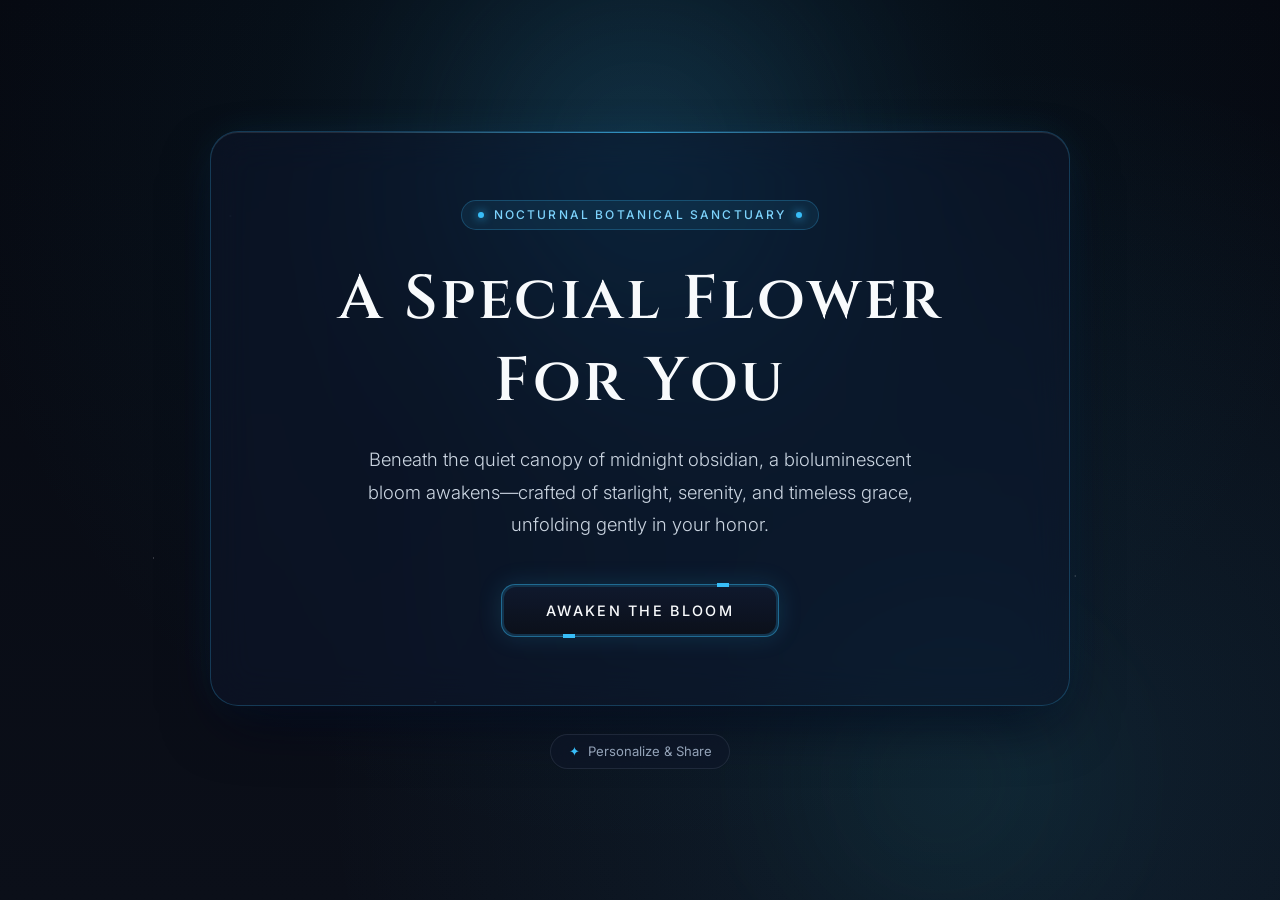
<file: index.html>
<!DOCTYPE html>
<html lang="en">
  <head>
    <meta charset="UTF-8" />
    <meta http-equiv="X-UA-Compatible" content="IE=edge" />
    <meta name="viewport" content="width=device-width, initial-scale=1.0" />
    <meta
      name="description"
      content="Night Bloom — An interactive bioluminescent botanical experience crafted in Midnight Obsidian and Cyan starlight."
    />
    <meta name="theme-color" content="#0B0F19" />
    <link rel="preconnect" href="https://fonts.googleapis.com" />
    <link rel="preconnect" href="https://fonts.gstatic.com" crossorigin />
    <link
      href="https://fonts.googleapis.com/css2?family=Cinzel:wght@500;600;700&family=Inter:wght@300;400;500;600&family=Playfair+Display:ital,wght@0,500;0,600;0,700;1,400&display=swap"
      rel="stylesheet"
    />
    <link rel="stylesheet" href="css/style.css" />
    <link rel="icon" href="img/flowers.png" type="image/png" />
    <title>Night Bloom — A Special Flower For You</title>
  </head>
  <body class="landing-body">
    <!-- Ambient Midnight Obsidian & Bioluminescent Cyan Backdrop -->
    <div class="ambient-sky" aria-hidden="true">
      <div class="ambient-orb ambient-orb--1"></div>
      <div class="ambient-orb ambient-orb--2"></div>
      <div class="ambient-stars"></div>
    </div>

    <main class="hero-stage">
      <section class="glass-sanctuary" aria-labelledby="greeting-title">
        <div class="sanctuary-crest">
          <span class="crest-dot" aria-hidden="true"></span>
          <span class="crest-text">Nocturnal Botanical Sanctuary</span>
          <span class="crest-dot" aria-hidden="true"></span>
        </div>

        <h1
          id="greeting-title"
          class="greetings"
          aria-label="A Special Flower For You"
        >
          A Special Flower For You
        </h1>

        <p id="greeting-subtitle" class="description">
          <span>
            Beneath the quiet canopy of midnight obsidian, a bioluminescent
            bloom awakens—crafted of starlight, serenity, and timeless grace,
            unfolding gently in your honor.
          </span>
        </p>

        <div class="button">
          <a
            id="bloom-cta"
            class="bloom-btn"
            style="--clr: #38bdf8"
            href="flower.html"
          >
            <span>Awaken the Bloom</span>
            <i></i>
          </a>
        </div>
      </section>

      <!-- Subtle Interactive URL Personalizer -->
      <aside class="personalize-bar" aria-label="Personalize greeting">
        <button
          type="button"
          id="toggle-personalize"
          class="personalize-trigger"
          aria-expanded="false"
          aria-controls="personalize-panel"
        >
          <span class="trigger-sparkle" aria-hidden="true">✦</span>
          <span>Personalize &amp; Share</span>
        </button>

        <form
          id="personalize-panel"
          class="personalize-panel"
          hidden
          autocomplete="off"
        >
          <label for="recipient-input" class="sr-only">Recipient Name</label>
          <input
            id="recipient-input"
            name="name"
            type="text"
            maxlength="40"
            placeholder="Enter a name (e.g., Aurora)..."
            class="personalize-input"
          />
          <button type="submit" class="personalize-action">Preview</button>
          <button
            type="button"
            id="copy-link-btn"
            class="personalize-action personalize-action--secondary"
          >
            Copy Link
          </button>
        </form>
      </aside>
    </main>

    <script src="main.js"></script>
  </body>
</html>
</file>
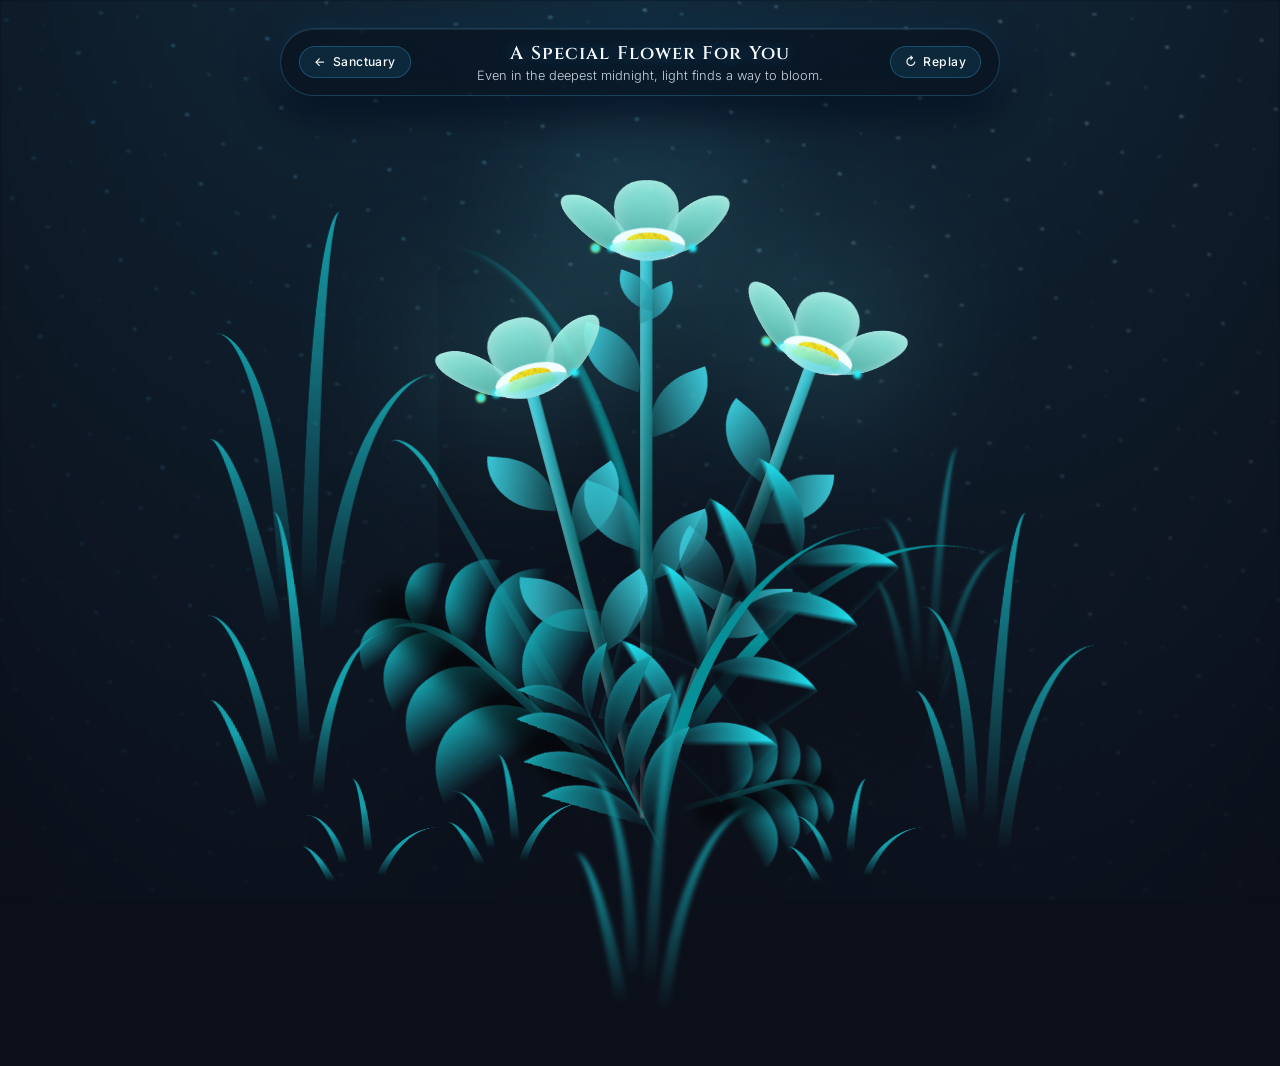
<file: flower.html>
<!DOCTYPE html>
<html lang="en">
  <head>
    <meta charset="UTF-8" />
    <meta http-equiv="X-UA-Compatible" content="IE=edge" />
    <meta name="viewport" content="width=device-width, initial-scale=1.0" />
    <meta
      name="description"
      content="Night Bloom — Interactive 3D CSS Bioluminescent Botanical Animation."
    />
    <meta name="theme-color" content="#0B0F19" />
    <link rel="preconnect" href="https://fonts.googleapis.com" />
    <link rel="preconnect" href="https://fonts.gstatic.com" crossorigin />
    <link
      href="https://fonts.googleapis.com/css2?family=Cinzel:wght@500;600;700&family=Inter:wght@300;400;500&family=Playfair+Display:ital,wght@0,500;1,400&display=swap"
      rel="stylesheet"
    />
    <link rel="stylesheet" href="css/main.css" />
    <link rel="icon" href="img/flowers.png" type="image/png" />
    <title>Night Bloom — Bioluminescent Sanctuary</title>
  </head>
  <body class="container">
    <div class="night"></div>

    <!-- Floating Glassmorphic Dedication Header -->
    <header class="bloom-hud" aria-label="Bloom Dedication">
      <div class="bloom-hud__card">
        <a id="back-home-link" href="index.html" class="bloom-hud__nav">
          <span aria-hidden="true">←</span>
          <span>Sanctuary</span>
        </a>
        <div class="bloom-hud__titles">
          <p id="bloom-dedication" class="bloom-hud__title">
            A Special Flower For You
          </p>
          <p id="bloom-whisper" class="bloom-hud__subtitle">
            Even in the deepest midnight, light finds a way to bloom.
          </p>
        </div>
        <button
          type="button"
          id="replay-bloom"
          class="bloom-hud__nav bloom-hud__nav--btn"
          title="Replay bloom animation"
        >
          <span aria-hidden="true">↻</span>
          <span>Replay</span>
        </button>
      </div>
    </header>

    <div class="flowers">
      <div class="flower flower--1">
        <div class="flower__leafs flower__leafs--1">
          <div class="flower__leaf flower__leaf--1"></div>
          <div class="flower__leaf flower__leaf--2"></div>
          <div class="flower__leaf flower__leaf--3"></div>
          <div class="flower__leaf flower__leaf--4"></div>
          <div class="flower__white-circle"></div>

          <div class="flower__light flower__light--1"></div>
          <div class="flower__light flower__light--2"></div>
          <div class="flower__light flower__light--3"></div>
          <div class="flower__light flower__light--4"></div>
          <div class="flower__light flower__light--5"></div>
          <div class="flower__light flower__light--6"></div>
          <div class="flower__light flower__light--7"></div>
          <div class="flower__light flower__light--8"></div>
        </div>
        <div class="flower__line">
          <div class="flower__line__leaf flower__line__leaf--1"></div>
          <div class="flower__line__leaf flower__line__leaf--2"></div>
          <div class="flower__line__leaf flower__line__leaf--3"></div>
          <div class="flower__line__leaf flower__line__leaf--4"></div>
          <div class="flower__line__leaf flower__line__leaf--5"></div>
          <div class="flower__line__leaf flower__line__leaf--6"></div>
        </div>
      </div>

      <div class="flower flower--2">
        <div class="flower__leafs flower__leafs--2">
          <div class="flower__leaf flower__leaf--1"></div>
          <div class="flower__leaf flower__leaf--2"></div>
          <div class="flower__leaf flower__leaf--3"></div>
          <div class="flower__leaf flower__leaf--4"></div>
          <div class="flower__white-circle"></div>

          <div class="flower__light flower__light--1"></div>
          <div class="flower__light flower__light--2"></div>
          <div class="flower__light flower__light--3"></div>
          <div class="flower__light flower__light--4"></div>
          <div class="flower__light flower__light--5"></div>
          <div class="flower__light flower__light--6"></div>
          <div class="flower__light flower__light--7"></div>
          <div class="flower__light flower__light--8"></div>
        </div>
        <div class="flower__line">
          <div class="flower__line__leaf flower__line__leaf--1"></div>
          <div class="flower__line__leaf flower__line__leaf--2"></div>
          <div class="flower__line__leaf flower__line__leaf--3"></div>
          <div class="flower__line__leaf flower__line__leaf--4"></div>
        </div>
      </div>

      <div class="flower flower--3">
        <div class="flower__leafs flower__leafs--3">
          <div class="flower__leaf flower__leaf--1"></div>
          <div class="flower__leaf flower__leaf--2"></div>
          <div class="flower__leaf flower__leaf--3"></div>
          <div class="flower__leaf flower__leaf--4"></div>
          <div class="flower__white-circle"></div>

          <div class="flower__light flower__light--1"></div>
          <div class="flower__light flower__light--2"></div>
          <div class="flower__light flower__light--3"></div>
          <div class="flower__light flower__light--4"></div>
          <div class="flower__light flower__light--5"></div>
          <div class="flower__light flower__light--6"></div>
          <div class="flower__light flower__light--7"></div>
          <div class="flower__light flower__light--8"></div>
        </div>
        <div class="flower__line">
          <div class="flower__line__leaf flower__line__leaf--1"></div>
          <div class="flower__line__leaf flower__line__leaf--2"></div>
          <div class="flower__line__leaf flower__line__leaf--3"></div>
          <div class="flower__line__leaf flower__line__leaf--4"></div>
        </div>
      </div>

      <div class="grow-ans" style="--d: 1.2s">
        <div class="flower__g-long">
          <div class="flower__g-long__top"></div>
          <div class="flower__g-long__bottom"></div>
        </div>
      </div>

      <div class="growing-grass">
        <div class="flower__grass flower__grass--1">
          <div class="flower__grass--top"></div>
          <div class="flower__grass--bottom"></div>
          <div class="flower__grass__leaf flower__grass__leaf--1"></div>
          <div class="flower__grass__leaf flower__grass__leaf--2"></div>
          <div class="flower__grass__leaf flower__grass__leaf--3"></div>
          <div class="flower__grass__leaf flower__grass__leaf--4"></div>
          <div class="flower__grass__leaf flower__grass__leaf--5"></div>
          <div class="flower__grass__leaf flower__grass__leaf--6"></div>
          <div class="flower__grass__leaf flower__grass__leaf--7"></div>
          <div class="flower__grass__leaf flower__grass__leaf--8"></div>
          <div class="flower__grass__overlay"></div>
        </div>
      </div>

      <div class="growing-grass">
        <div class="flower__grass flower__grass--2">
          <div class="flower__grass--top"></div>
          <div class="flower__grass--bottom"></div>
          <div class="flower__grass__leaf flower__grass__leaf--1"></div>
          <div class="flower__grass__leaf flower__grass__leaf--2"></div>
          <div class="flower__grass__leaf flower__grass__leaf--3"></div>
          <div class="flower__grass__leaf flower__grass__leaf--4"></div>
          <div class="flower__grass__leaf flower__grass__leaf--5"></div>
          <div class="flower__grass__leaf flower__grass__leaf--6"></div>
          <div class="flower__grass__leaf flower__grass__leaf--7"></div>
          <div class="flower__grass__leaf flower__grass__leaf--8"></div>
          <div class="flower__grass__overlay"></div>
        </div>
      </div>

      <div class="grow-ans" style="--d: 2.4s">
        <div class="flower__g-right flower__g-right--1">
          <div class="leaf"></div>
        </div>
      </div>

      <div class="grow-ans" style="--d: 2.8s">
        <div class="flower__g-right flower__g-right--2">
          <div class="leaf"></div>
        </div>
      </div>

      <div class="grow-ans" style="--d: 2.8s">
        <div class="flower__g-front">
          <div
            class="flower__g-front__leaf-wrapper flower__g-front__leaf-wrapper--1"
          >
            <div class="flower__g-front__leaf"></div>
          </div>
          <div
            class="flower__g-front__leaf-wrapper flower__g-front__leaf-wrapper--2"
          >
            <div class="flower__g-front__leaf"></div>
          </div>
          <div
            class="flower__g-front__leaf-wrapper flower__g-front__leaf-wrapper--3"
          >
            <div class="flower__g-front__leaf"></div>
          </div>
          <div
            class="flower__g-front__leaf-wrapper flower__g-front__leaf-wrapper--4"
          >
            <div class="flower__g-front__leaf"></div>
          </div>
          <div
            class="flower__g-front__leaf-wrapper flower__g-front__leaf-wrapper--5"
          >
            <div class="flower__g-front__leaf"></div>
          </div>
          <div
            class="flower__g-front__leaf-wrapper flower__g-front__leaf-wrapper--6"
          >
            <div class="flower__g-front__leaf"></div>
          </div>
          <div
            class="flower__g-front__leaf-wrapper flower__g-front__leaf-wrapper--7"
          >
            <div class="flower__g-front__leaf"></div>
          </div>
          <div
            class="flower__g-front__leaf-wrapper flower__g-front__leaf-wrapper--8"
          >
            <div class="flower__g-front__leaf"></div>
          </div>
          <div class="flower__g-front__line"></div>
        </div>
      </div>

      <div class="grow-ans" style="--d: 3.2s">
        <div class="flower__g-fr">
          <div class="leaf"></div>
          <div class="flower__g-fr__leaf flower__g-fr__leaf--1"></div>
          <div class="flower__g-fr__leaf flower__g-fr__leaf--2"></div>
          <div class="flower__g-fr__leaf flower__g-fr__leaf--3"></div>
          <div class="flower__g-fr__leaf flower__g-fr__leaf--4"></div>
          <div class="flower__g-fr__leaf flower__g-fr__leaf--5"></div>
          <div class="flower__g-fr__leaf flower__g-fr__leaf--6"></div>
          <div class="flower__g-fr__leaf flower__g-fr__leaf--7"></div>
          <div class="flower__g-fr__leaf flower__g-fr__leaf--8"></div>
        </div>
      </div>

      <div class="long-g long-g--0">
        <div class="grow-ans" style="--d: 3s">
          <div class="leaf leaf--0"></div>
        </div>
        <div class="grow-ans" style="--d: 2.2s">
          <div class="leaf leaf--1"></div>
        </div>
        <div class="grow-ans" style="--d: 3.4s">
          <div class="leaf leaf--2"></div>
        </div>
        <div class="grow-ans" style="--d: 3.6s">
          <div class="leaf leaf--3"></div>
        </div>
      </div>

      <div class="long-g long-g--1">
        <div class="grow-ans" style="--d: 3.6s">
          <div class="leaf leaf--0"></div>
        </div>
        <div class="grow-ans" style="--d: 3.8s">
          <div class="leaf leaf--1"></div>
        </div>
        <div class="grow-ans" style="--d: 4s">
          <div class="leaf leaf--2"></div>
        </div>
        <div class="grow-ans" style="--d: 4.2s">
          <div class="leaf leaf--3"></div>
        </div>
      </div>

      <div class="long-g long-g--2">
        <div class="grow-ans" style="--d: 4s">
          <div class="leaf leaf--0"></div>
        </div>
        <div class="grow-ans" style="--d: 4.2s">
          <div class="leaf leaf--1"></div>
        </div>
        <div class="grow-ans" style="--d: 4.4s">
          <div class="leaf leaf--2"></div>
        </div>
        <div class="grow-ans" style="--d: 4.6s">
          <div class="leaf leaf--3"></div>
        </div>
      </div>

      <div class="long-g long-g--3">
        <div class="grow-ans" style="--d: 4s">
          <div class="leaf leaf--0"></div>
        </div>
        <div class="grow-ans" style="--d: 4.2s">
          <div class="leaf leaf--1"></div>
        </div>
        <div class="grow-ans" style="--d: 3s">
          <div class="leaf leaf--2"></div>
        </div>
        <div class="grow-ans" style="--d: 3.6s">
          <div class="leaf leaf--3"></div>
        </div>
      </div>

      <div class="long-g long-g--4">
        <div class="grow-ans" style="--d: 4s">
          <div class="leaf leaf--0"></div>
        </div>
        <div class="grow-ans" style="--d: 4.2s">
          <div class="leaf leaf--1"></div>
        </div>
        <div class="grow-ans" style="--d: 3s">
          <div class="leaf leaf--2"></div>
        </div>
        <div class="grow-ans" style="--d: 3.6s">
          <div class="leaf leaf--3"></div>
        </div>
      </div>

      <div class="long-g long-g--5">
        <div class="grow-ans" style="--d: 4s">
          <div class="leaf leaf--0"></div>
        </div>
        <div class="grow-ans" style="--d: 4.2s">
          <div class="leaf leaf--1"></div>
        </div>
        <div class="grow-ans" style="--d: 3s">
          <div class="leaf leaf--2"></div>
        </div>
        <div class="grow-ans" style="--d: 3.6s">
          <div class="leaf leaf--3"></div>
        </div>
      </div>

      <div class="long-g long-g--6">
        <div class="grow-ans" style="--d: 4.2s">
          <div class="leaf leaf--0"></div>
        </div>
        <div class="grow-ans" style="--d: 4.4s">
          <div class="leaf leaf--1"></div>
        </div>
        <div class="grow-ans" style="--d: 4.6s">
          <div class="leaf leaf--2"></div>
        </div>
        <div class="grow-ans" style="--d: 4.8s">
          <div class="leaf leaf--3"></div>
        </div>
      </div>

      <div class="long-g long-g--7">
        <div class="grow-ans" style="--d: 3s">
          <div class="leaf leaf--0"></div>
        </div>
        <div class="grow-ans" style="--d: 3.2s">
          <div class="leaf leaf--1"></div>
        </div>
        <div class="grow-ans" style="--d: 3.5s">
          <div class="leaf leaf--2"></div>
        </div>
        <div class="grow-ans" style="--d: 3.6s">
          <div class="leaf leaf--3"></div>
        </div>
      </div>
    </div>
    <script src="main.js"></script>
  </body>
</html>
</file>
<file: css/style.css>
@import url("https://fonts.googleapis.com/css2?family=Cinzel:wght@500;600;700&family=Inter:wght@300;400;500;600&family=Playfair+Display:ital,wght@0,500;0,600;0,700;1,400&display=swap");

:root {
  --bg-obsidian: #0b0f19;
  --bg-obsidian-deep: #060911;
  --bg-glass: rgba(15, 23, 42, 0.56);
  --bg-glass-strong: rgba(11, 15, 25, 0.78);
  --border-glass: rgba(56, 189, 248, 0.24);
  --border-glass-subtle: rgba(148, 163, 184, 0.14);
  --cyan-primary: #38bdf8;
  --cyan-bright: #7dd3fc;
  --cyan-glow: rgba(56, 189, 248, 0.55);
  --cyan-soft: rgba(56, 189, 248, 0.14);
  --text-starlight: #f8fafc;
  --text-mist: #cbd5e1;
  --text-muted: #94a3b8;
  --font-display: "Cinzel", "Playfair Display", Georgia, serif;
  --font-serif: "Playfair Display", Georgia, serif;
  --font-sans: "Inter", -apple-system, BlinkMacSystemFont, "Segoe UI", Roboto,
    sans-serif;
}

*,
*::before,
*::after {
  box-sizing: border-box;
  margin: 0;
  padding: 0;
}

html,
body {
  width: 100%;
  min-height: 100vh;
  min-height: 100dvh;
}

body {
  font-family: var(--font-sans);
  color: var(--text-starlight);
  background-color: var(--bg-obsidian);
  display: flex;
  flex-direction: column;
  align-items: center;
  justify-content: center;
  overflow-x: hidden;
  position: relative;
  padding: clamp(1.25rem, 4vw, 3rem);
  -webkit-font-smoothing: antialiased;
  -moz-osx-font-smoothing: grayscale;
}

/* Ambient Midnight Obsidian & Bioluminescent Cyan Atmosphere */
.ambient-sky {
  position: fixed;
  inset: 0;
  z-index: 0;
  pointer-events: none;
  overflow: hidden;
  background: radial-gradient(
      circle at 50% 18%,
      rgba(56, 189, 248, 0.14) 0%,
      rgba(14, 116, 144, 0.06) 38%,
      transparent 70%
    ),
    radial-gradient(
      circle at 80% 85%,
      rgba(56, 189, 248, 0.1) 0%,
      transparent 55%
    ),
    linear-gradient(180deg, var(--bg-obsidian-deep) 0%, var(--bg-obsidian) 100%);
}

.ambient-orb {
  position: absolute;
  border-radius: 50%;
  filter: blur(70px);
  opacity: 0.45;
  animation: orb-drift 14s ease-in-out infinite alternate;
}

.ambient-orb--1 {
  width: 44vw;
  height: 44vw;
  max-width: 520px;
  max-height: 520px;
  top: -12%;
  left: 50%;
  transform: translateX(-50%);
  background: radial-gradient(
    circle,
    rgba(56, 189, 248, 0.28) 0%,
    rgba(56, 189, 248, 0) 70%
  );
}

.ambient-orb--2 {
  width: 36vw;
  height: 36vw;
  max-width: 420px;
  max-height: 420px;
  bottom: -10%;
  right: 10%;
  background: radial-gradient(
    circle,
    rgba(45, 212, 191, 0.16) 0%,
    rgba(56, 189, 248, 0) 70%
  );
  animation-delay: -5s;
}

.ambient-stars {
  position: absolute;
  inset: 0;
  background-image: radial-gradient(
      1.5px 1.5px at 18% 24%,
      rgba(248, 250, 252, 0.7),
      transparent
    ),
    radial-gradient(
      1px 1px at 76% 18%,
      rgba(56, 189, 248, 0.8),
      transparent
    ),
    radial-gradient(
      1.5px 1.5px at 34% 78%,
      rgba(56, 189, 248, 0.65),
      transparent
    ),
    radial-gradient(
      1px 1px at 84% 64%,
      rgba(248, 250, 252, 0.6),
      transparent
    ),
    radial-gradient(
      2px 2px at 62% 36%,
      rgba(125, 211, 252, 0.55),
      transparent
    ),
    radial-gradient(
      1px 1px at 12% 62%,
      rgba(248, 250, 252, 0.5),
      transparent
    );
  opacity: 0.75;
}

@keyframes orb-drift {
  0% {
    transform: translate(-50%, 0) scale(1);
  }
  100% {
    transform: translate(-46%, 18px) scale(1.08);
  }
}

/* Main Stage & Glassmorphic Sanctuary Card */
.hero-stage {
  position: relative;
  z-index: 1;
  width: 100%;
  max-width: 860px;
  display: flex;
  flex-direction: column;
  align-items: center;
  gap: 1.75rem;
}

.glass-sanctuary {
  width: 100%;
  padding: clamp(2.25rem, 6vw, 4.25rem) clamp(1.5rem, 5vw, 3.75rem);
  border-radius: 28px;
  background: var(--bg-glass);
  backdrop-filter: blur(20px) saturate(140%);
  -webkit-backdrop-filter: blur(20px) saturate(140%);
  border: 1px solid var(--border-glass);
  box-shadow: inset 0 1px 0 rgba(255, 255, 255, 0.1),
    0 25px 60px -15px rgba(2, 6, 23, 0.85),
    0 0 45px -10px rgba(56, 189, 248, 0.15);
  display: flex;
  flex-direction: column;
  align-items: center;
  text-align: center;
  position: relative;
  overflow: hidden;
}

.glass-sanctuary::before {
  content: "";
  position: absolute;
  top: 0;
  left: 15%;
  right: 15%;
  height: 1px;
  background: linear-gradient(
    90deg,
    transparent,
    rgba(56, 189, 248, 0.7),
    transparent
  );
}

/* Sanctuary Crest Pill */
.sanctuary-crest {
  display: inline-flex;
  align-items: center;
  gap: 0.6rem;
  padding: 0.4rem 1rem;
  border-radius: 999px;
  background: rgba(56, 189, 248, 0.08);
  border: 1px solid rgba(56, 189, 248, 0.25);
  margin-bottom: clamp(1.25rem, 3vw, 2rem);
}

.crest-dot {
  width: 6px;
  height: 6px;
  border-radius: 50%;
  background-color: var(--cyan-primary);
  box-shadow: 0 0 10px var(--cyan-primary);
}

.crest-text {
  font-family: var(--font-sans);
  font-size: 0.75rem;
  font-weight: 500;
  letter-spacing: 0.18em;
  text-transform: uppercase;
  color: var(--cyan-bright);
}

/* Luxury Display Greeting — Word-Safe Responsive Wrapping */
.greetings {
  font-family: var(--font-display);
  font-size: clamp(2rem, 5.2vw, 3.85rem);
  font-weight: 600;
  line-height: 1.22;
  letter-spacing: 0.04em;
  color: var(--text-starlight);
  margin-bottom: clamp(1rem, 2.5vw, 1.5rem);
  max-width: 18ch;
  text-wrap: balance;
  word-break: keep-all;
  overflow-wrap: normal;
  display: flex;
  flex-wrap: wrap;
  justify-content: center;
  column-gap: 0.32em;
  row-gap: 0.12em;
}

.greetings .word {
  display: inline-flex;
  white-space: nowrap;
}

.greetings .char,
.greetings > span:not(.word) {
  display: inline-block;
  animation: glow 3.2s ease-in-out infinite;
  animation-delay: calc(var(--char-index, 0) * 0.08s);
}

@keyframes glow {
  0%,
  100% {
    color: #f8fafc;
    text-shadow: 0 0 12px rgba(56, 189, 248, 0.85),
      0 0 32px rgba(56, 189, 248, 0.55), 0 0 70px rgba(56, 189, 248, 0.35);
  }
  35%,
  65% {
    color: #cbd5e1;
    text-shadow: 0 0 6px rgba(56, 189, 248, 0.18);
  }
}

/* Poetic Supporting Copy */
.description {
  font-family: var(--font-sans);
  font-size: clamp(0.98rem, 1.8vw, 1.15rem);
  font-weight: 300;
  line-height: 1.75;
  color: var(--text-mist);
  max-width: 54ch;
  margin-bottom: clamp(2rem, 4vw, 2.75rem);
  text-wrap: pretty;
}

.description span {
  display: inline;
}

/* Bioluminescent Glassmorphic Action Button */
.button {
  display: flex;
  justify-content: center;
  align-items: center;
}

a.bloom-btn,
.button a {
  --clr: #38bdf8;
  position: relative;
  display: inline-flex;
  align-items: center;
  justify-content: center;
  background: rgba(56, 189, 248, 0.18);
  color: var(--text-starlight);
  font-family: var(--font-sans);
  font-weight: 500;
  text-decoration: none;
  text-transform: uppercase;
  letter-spacing: 0.16em;
  font-size: 0.9rem;
  padding: 1.05rem 2.75rem;
  border-radius: 14px;
  border: 1px solid rgba(56, 189, 248, 0.4);
  transition: all 0.3s cubic-bezier(0.22, 1, 0.36, 1);
  box-shadow: 0 0 24px rgba(56, 189, 248, 0.15);
  overflow: visible;
}

a.bloom-btn:hover,
.button a:hover {
  letter-spacing: 0.22em;
  padding: 1.05rem 3rem;
  background: var(--clr);
  color: var(--cyan-bright);
  border-color: var(--clr);
  box-shadow: 0 0 36px rgba(56, 189, 248, 0.45);
  transform: translateY(-2px);
  animation: box 3s infinite;
}

a.bloom-btn:focus-visible,
.button a:focus-visible {
  outline: 2px solid var(--cyan-primary);
  outline-offset: 4px;
}

a.bloom-btn::before,
.button a::before {
  content: "";
  position: absolute;
  inset: 2px;
  border-radius: 12px;
  background: linear-gradient(
    180deg,
    rgba(15, 23, 42, 0.92) 0%,
    rgba(11, 15, 25, 0.96) 100%
  );
  z-index: 0;
}

a.bloom-btn span,
.button a span {
  position: relative;
  z-index: 1;
  color: var(--text-starlight);
}

a.bloom-btn i,
.button a i {
  position: absolute;
  inset: 0;
  display: block;
  pointer-events: none;
}

a.bloom-btn i::before,
.button a i::before {
  content: "";
  position: absolute;
  width: 12px;
  height: 2px;
  left: 78%;
  top: -2px;
  border: 2px solid var(--clr);
  background: var(--bg-obsidian);
  transition: 0.3s ease;
}

a.bloom-btn:hover i::before,
.button a:hover i::before {
  width: 18px;
  left: 22%;
  animation: move 3s infinite;
}

a.bloom-btn i::after,
.button a i::after {
  content: "";
  position: absolute;
  width: 12px;
  height: 2px;
  left: 22%;
  bottom: -2px;
  border: 2px solid var(--clr);
  background: var(--bg-obsidian);
  transition: 0.3s ease;
}

a.bloom-btn:hover i::after,
.button a:hover i::after {
  width: 18px;
  left: 78%;
  animation: move 3s infinite;
}

@keyframes move {
  0% {
    transform: translateX(0);
  }
  50% {
    transform: translateX(5px);
  }
  100% {
    transform: translateX(0);
  }
}

@keyframes box {
  0%,
  100% {
    box-shadow: 0 0 18px rgba(56, 189, 248, 0.25);
  }
  50% {
    box-shadow: 0 0 38px rgba(56, 189, 248, 0.6);
  }
}

/* Interactive URL Personalizer Widget */
.personalize-bar {
  display: flex;
  flex-direction: column;
  align-items: center;
  gap: 0.75rem;
  width: 100%;
  max-width: 540px;
}

.personalize-trigger {
  display: inline-flex;
  align-items: center;
  gap: 0.5rem;
  background: rgba(15, 23, 42, 0.5);
  backdrop-filter: blur(12px);
  -webkit-backdrop-filter: blur(12px);
  border: 1px solid var(--border-glass-subtle);
  color: var(--text-muted);
  font-family: var(--font-sans);
  font-size: 0.82rem;
  font-weight: 400;
  padding: 0.55rem 1.1rem;
  border-radius: 999px;
  cursor: pointer;
  transition: all 0.25s ease;
}

.personalize-trigger:hover {
  color: var(--text-starlight);
  border-color: var(--border-glass);
  background: rgba(15, 23, 42, 0.75);
}

.trigger-sparkle {
  color: var(--cyan-primary);
}

.personalize-panel {
  display: flex;
  flex-wrap: wrap;
  align-items: center;
  justify-content: center;
  gap: 0.5rem;
  width: 100%;
  padding: 0.75rem;
  border-radius: 16px;
  background: var(--bg-glass-strong);
  backdrop-filter: blur(16px);
  -webkit-backdrop-filter: blur(16px);
  border: 1px solid var(--border-glass);
  box-shadow: 0 16px 36px rgba(2, 6, 23, 0.65);
}

.personalize-panel[hidden] {
  display: none !important;
}

.personalize-input {
  flex: 1 1 200px;
  background: rgba(11, 15, 25, 0.85);
  border: 1px solid rgba(148, 163, 184, 0.24);
  border-radius: 10px;
  padding: 0.6rem 0.9rem;
  color: var(--text-starlight);
  font-family: var(--font-sans);
  font-size: 0.88rem;
  outline: none;
  transition: border-color 0.2s ease, box-shadow 0.2s ease;
}

.personalize-input::placeholder {
  color: var(--text-muted);
}

.personalize-input:focus {
  border-color: var(--cyan-primary);
  box-shadow: 0 0 0 3px rgba(56, 189, 248, 0.18);
}

.personalize-action {
  background: rgba(56, 189, 248, 0.16);
  border: 1px solid rgba(56, 189, 248, 0.4);
  color: var(--text-starlight);
  font-family: var(--font-sans);
  font-size: 0.82rem;
  font-weight: 500;
  padding: 0.6rem 1rem;
  border-radius: 10px;
  cursor: pointer;
  transition: all 0.2s ease;
  white-space: nowrap;
}

.personalize-action:hover {
  background: rgba(56, 189, 248, 0.28);
  border-color: var(--cyan-primary);
}

.personalize-action--secondary {
  background: rgba(30, 41, 59, 0.65);
  border-color: rgba(148, 163, 184, 0.25);
}

.personalize-action--secondary:hover {
  background: rgba(51, 65, 85, 0.8);
  border-color: rgba(248, 250, 252, 0.4);
}

.sr-only {
  position: absolute;
  width: 1px;
  height: 1px;
  padding: 0;
  margin: -1px;
  overflow: hidden;
  clip: rect(0, 0, 0, 0);
  white-space: nowrap;
  border: 0;
}

/* Responsive Breakpoints */
@media screen and (max-width: 640px) {
  body {
    padding: 1rem;
  }

  .glass-sanctuary {
    padding: 2rem 1.35rem;
    border-radius: 22px;
  }

  .crest-text {
    font-size: 0.66rem;
    letter-spacing: 0.14em;
  }

  .greetings {
    font-size: clamp(1.65rem, 7.2vw, 2.35rem);
    line-height: 1.26;
    max-width: 100%;
  }

  .description {
    font-size: 0.95rem;
    line-height: 1.65;
    margin-bottom: 1.85rem;
  }

  a.bloom-btn,
  .button a {
    width: 100%;
    max-width: 280px;
    font-size: 0.84rem;
    padding: 0.95rem 1.75rem;
  }

  a.bloom-btn:hover,
  .button a:hover {
    padding: 0.95rem 1.85rem;
    letter-spacing: 0.18em;
  }
}

@media (prefers-reduced-motion: reduce) {
  .ambient-orb,
  .greetings .char,
  .greetings > span {
    animation: none !important;
    text-shadow: 0 0 18px rgba(56, 189, 248, 0.45);
  }
}
</file>
<file: css/main.css>
*,
*::after,
*::before {
  padding: 0;
  margin: 0;
  box-sizing: border-box;
}

:root {
  --dark-color: #0b0f19;
  --cyan-primary: #38bdf8;
  --text-starlight: #f8fafc;
  --text-mist: #cbd5e1;
}

body {
  display: flex;
  align-items: flex-end;
  justify-content: center;
  min-height: 100vh;
  min-height: 100dvh;
  background-color: var(--dark-color);
  overflow: hidden;
  perspective: 1000px;
  font-family: "Inter", -apple-system, BlinkMacSystemFont, "Segoe UI", Roboto,
    sans-serif;
}

.night {
  position: fixed;
  left: 50%;
  top: 0;
  transform: translateX(-50%);
  width: 100%;
  height: 100%;
  filter: blur(0.1vmin);
  background-image: radial-gradient(
      ellipse at top,
      transparent 0%,
      var(--dark-color)
    ),
    radial-gradient(
      ellipse at bottom,
      var(--dark-color),
      rgba(56, 189, 248, 0.24)
    ),
    repeating-linear-gradient(
      220deg,
      rgb(11, 15, 25) 0px,
      rgb(11, 15, 25) 19px,
      transparent 19px,
      transparent 22px
    ),
    repeating-linear-gradient(
      189deg,
      rgb(11, 15, 25) 0px,
      rgb(11, 15, 25) 19px,
      transparent 19px,
      transparent 22px
    ),
    repeating-linear-gradient(
      148deg,
      rgb(11, 15, 25) 0px,
      rgb(11, 15, 25) 19px,
      transparent 19px,
      transparent 22px
    ),
    linear-gradient(90deg, rgb(56, 189, 248), rgb(240, 249, 255));
}

.flowers {
  position: relative;
  transform: scale(0.9);
}

.flower {
  position: absolute;
  bottom: 10vmin;
  transform-origin: bottom center;
  z-index: 10;
  --fl-speed: 0.8s;
}
.flower--1 {
  -webkit-animation: moving-flower-1 4s linear infinite;
  animation: moving-flower-1 4s linear infinite;
}
.flower--1 .flower__line {
  height: 70vmin;
  -webkit-animation-delay: 0.3s;
  animation-delay: 0.3s;
}
.flower--1 .flower__line__leaf--1 {
  -webkit-animation: blooming-leaf-right var(--fl-speed) 1.6s backwards;
  animation: blooming-leaf-right var(--fl-speed) 1.6s backwards;
}
.flower--1 .flower__line__leaf--2 {
  -webkit-animation: blooming-leaf-right var(--fl-speed) 1.4s backwards;
  animation: blooming-leaf-right var(--fl-speed) 1.4s backwards;
}
.flower--1 .flower__line__leaf--3 {
  -webkit-animation: blooming-leaf-left var(--fl-speed) 1.2s backwards;
  animation: blooming-leaf-left var(--fl-speed) 1.2s backwards;
}
.flower--1 .flower__line__leaf--4 {
  -webkit-animation: blooming-leaf-left var(--fl-speed) 1s backwards;
  animation: blooming-leaf-left var(--fl-speed) 1s backwards;
}
.flower--1 .flower__line__leaf--5 {
  -webkit-animation: blooming-leaf-right var(--fl-speed) 1.8s backwards;
  animation: blooming-leaf-right var(--fl-speed) 1.8s backwards;
}
.flower--1 .flower__line__leaf--6 {
  -webkit-animation: blooming-leaf-left var(--fl-speed) 2s backwards;
  animation: blooming-leaf-left var(--fl-speed) 2s backwards;
}
.flower--2 {
  left: 50%;
  transform: rotate(20deg);
  -webkit-animation: moving-flower-2 4s linear infinite;
  animation: moving-flower-2 4s linear infinite;
}
.flower--2 .flower__line {
  height: 60vmin;
  -webkit-animation-delay: 0.6s;
  animation-delay: 0.6s;
}
.flower--2 .flower__line__leaf--1 {
  -webkit-animation: blooming-leaf-right var(--fl-speed) 1.9s backwards;
  animation: blooming-leaf-right var(--fl-speed) 1.9s backwards;
}
.flower--2 .flower__line__leaf--2 {
  -webkit-animation: blooming-leaf-right var(--fl-speed) 1.7s backwards;
  animation: blooming-leaf-right var(--fl-speed) 1.7s backwards;
}
.flower--2 .flower__line__leaf--3 {
  -webkit-animation: blooming-leaf-left var(--fl-speed) 1.5s backwards;
  animation: blooming-leaf-left var(--fl-speed) 1.5s backwards;
}
.flower--2 .flower__line__leaf--4 {
  -webkit-animation: blooming-leaf-left var(--fl-speed) 1.3s backwards;
  animation: blooming-leaf-left var(--fl-speed) 1.3s backwards;
}
.flower--3 {
  left: 50%;
  transform: rotate(-15deg);
  -webkit-animation: moving-flower-3 4s linear infinite;
  animation: moving-flower-3 4s linear infinite;
}
.flower--3 .flower__line {
  -webkit-animation-delay: 0.9s;
  animation-delay: 0.9s;
}
.flower--3 .flower__line__leaf--1 {
  -webkit-animation: blooming-leaf-right var(--fl-speed) 2.5s backwards;
  animation: blooming-leaf-right var(--fl-speed) 2.5s backwards;
}
.flower--3 .flower__line__leaf--2 {
  -webkit-animation: blooming-leaf-right var(--fl-speed) 2.3s backwards;
  animation: blooming-leaf-right var(--fl-speed) 2.3s backwards;
}
.flower--3 .flower__line__leaf--3 {
  -webkit-animation: blooming-leaf-left var(--fl-speed) 2.1s backwards;
  animation: blooming-leaf-left var(--fl-speed) 2.1s backwards;
}
.flower--3 .flower__line__leaf--4 {
  -webkit-animation: blooming-leaf-left var(--fl-speed) 1.9s backwards;
  animation: blooming-leaf-left var(--fl-speed) 1.9s backwards;
}
.flower__leafs {
  position: relative;
  -webkit-animation: blooming-flower 2s backwards;
  animation: blooming-flower 2s backwards;
}
.flower__leafs--1 {
  -webkit-animation-delay: 1.1s;
  animation-delay: 1.1s;
}
.flower__leafs--2 {
  -webkit-animation-delay: 1.4s;
  animation-delay: 1.4s;
}
.flower__leafs--3 {
  -webkit-animation-delay: 1.7s;
  animation-delay: 1.7s;
}
.flower__leafs::after {
  content: "";
  position: absolute;
  left: 0;
  top: 0;
  transform: translate(-50%, -100%);
  width: 8vmin;
  height: 8vmin;
  background-color: #6bf0ff;
  filter: blur(10vmin);
}
.flower__leaf {
  position: absolute;
  bottom: 0;
  left: 50%;
  width: 8vmin;
  height: 11vmin;
  border-radius: 51% 49% 47% 53%/44% 45% 55% 69%;
  background-color: #a7ffee;
  background-image: linear-gradient(to top, #54b8aa, #a7ffee);
  transform-origin: bottom center;
  opacity: 0.9;
  box-shadow: inset 0 0 2vmin rgba(255, 255, 255, 0.5);
}
.flower__leaf--1 {
  transform: translate(-10%, 1%) rotateY(40deg) rotateX(-50deg);
}
.flower__leaf--2 {
  transform: translate(-50%, -4%) rotateX(40deg);
}
.flower__leaf--3 {
  transform: translate(-90%, 0%) rotateY(45deg) rotateX(50deg);
}
.flower__leaf--4 {
  width: 8vmin;
  height: 8vmin;
  transform-origin: bottom left;
  border-radius: 4vmin 10vmin 4vmin 4vmin;
  transform: translate(0%, 18%) rotateX(70deg) rotate(-43deg);
  background-image: linear-gradient(to top, #39c6d6, #a7ffee);
  z-index: 1;
  opacity: 0.8;
}
.flower__white-circle {
  position: absolute;
  left: -3.5vmin;
  top: -3vmin;
  width: 9vmin;
  height: 4vmin;
  border-radius: 50%;
  background-color: #fff;
}
.flower__white-circle::after {
  content: "";
  position: absolute;
  left: 50%;
  top: 45%;
  transform: translate(-50%, -50%);
  width: 60%;
  height: 60%;
  border-radius: inherit;
  background-image: repeating-linear-gradient(
      135deg,
      rgba(0, 0, 0, 0.03) 0px,
      rgba(0, 0, 0, 0.03) 1px,
      transparent 1px,
      transparent 12px
    ),
    repeating-linear-gradient(
      45deg,
      rgba(0, 0, 0, 0.03) 0px,
      rgba(0, 0, 0, 0.03) 1px,
      transparent 1px,
      transparent 12px
    ),
    repeating-linear-gradient(
      67.5deg,
      rgba(0, 0, 0, 0.03) 0px,
      rgba(0, 0, 0, 0.03) 1px,
      transparent 1px,
      transparent 12px
    ),
    repeating-linear-gradient(
      135deg,
      rgba(0, 0, 0, 0.03) 0px,
      rgba(0, 0, 0, 0.03) 1px,
      transparent 1px,
      transparent 12px
    ),
    repeating-linear-gradient(
      45deg,
      rgba(0, 0, 0, 0.03) 0px,
      rgba(0, 0, 0, 0.03) 1px,
      transparent 1px,
      transparent 12px
    ),
    repeating-linear-gradient(
      112.5deg,
      rgba(0, 0, 0, 0.03) 0px,
      rgba(0, 0, 0, 0.03) 1px,
      transparent 1px,
      transparent 12px
    ),
    repeating-linear-gradient(
      112.5deg,
      rgba(0, 0, 0, 0.03) 0px,
      rgba(0, 0, 0, 0.03) 1px,
      transparent 1px,
      transparent 12px
    ),
    repeating-linear-gradient(
      45deg,
      rgba(0, 0, 0, 0.03) 0px,
      rgba(0, 0, 0, 0.03) 1px,
      transparent 1px,
      transparent 12px
    ),
    repeating-linear-gradient(
      22.5deg,
      rgba(0, 0, 0, 0.03) 0px,
      rgba(0, 0, 0, 0.03) 1px,
      transparent 1px,
      transparent 12px
    ),
    repeating-linear-gradient(
      45deg,
      rgba(0, 0, 0, 0.03) 0px,
      rgba(0, 0, 0, 0.03) 1px,
      transparent 1px,
      transparent 12px
    ),
    repeating-linear-gradient(
      22.5deg,
      rgba(0, 0, 0, 0.03) 0px,
      rgba(0, 0, 0, 0.03) 1px,
      transparent 1px,
      transparent 12px
    ),
    repeating-linear-gradient(
      135deg,
      rgba(0, 0, 0, 0.03) 0px,
      rgba(0, 0, 0, 0.03) 1px,
      transparent 1px,
      transparent 12px
    ),
    repeating-linear-gradient(
      157.5deg,
      rgba(0, 0, 0, 0.03) 0px,
      rgba(0, 0, 0, 0.03) 1px,
      transparent 1px,
      transparent 12px
    ),
    repeating-linear-gradient(
      67.5deg,
      rgba(0, 0, 0, 0.03) 0px,
      rgba(0, 0, 0, 0.03) 1px,
      transparent 1px,
      transparent 12px
    ),
    repeating-linear-gradient(
      67.5deg,
      rgba(0, 0, 0, 0.03) 0px,
      rgba(0, 0, 0, 0.03) 1px,
      transparent 1px,
      transparent 12px
    ),
    linear-gradient(90deg, rgb(255, 235, 18), rgb(255, 206, 0));
}
.flower__line {
  height: 55vmin;
  width: 1.5vmin;
  background-image: linear-gradient(
      to left,
      rgba(0, 0, 0, 0.2),
      transparent,
      rgba(255, 255, 255, 0.2)
    ),
    linear-gradient(to top, transparent 10%, #14757a, #39c6d6);
  box-shadow: inset 0 0 2px rgba(0, 0, 0, 0.5);
  -webkit-animation: grow-flower-tree 4s backwards;
  animation: grow-flower-tree 4s backwards;
}
.flower__line__leaf {
  --w: 7vmin;
  --h: calc(var(--w) + 2vmin);
  position: absolute;
  top: 20%;
  left: 90%;
  width: var(--w);
  height: var(--h);
  border-top-right-radius: var(--h);
  border-bottom-left-radius: var(--h);
  background-image: linear-gradient(to top, rgba(20, 117, 122, 0.4), #39c6d6);
}
.flower__line__leaf--1 {
  transform: rotate(70deg) rotateY(30deg);
}
.flower__line__leaf--2 {
  top: 45%;
  transform: rotate(70deg) rotateY(30deg);
}
.flower__line__leaf--3,
.flower__line__leaf--4,
.flower__line__leaf--6 {
  border-top-right-radius: 0;
  border-bottom-left-radius: 0;
  border-top-left-radius: var(--h);
  border-bottom-right-radius: var(--h);
  left: -460%;
  top: 12%;
  transform: rotate(-70deg) rotateY(30deg);
}
.flower__line__leaf--4 {
  top: 40%;
}
.flower__line__leaf--5 {
  top: 0;
  transform-origin: left;
  transform: rotate(70deg) rotateY(30deg) scale(0.6);
}
.flower__line__leaf--6 {
  top: -2%;
  left: -450%;
  transform-origin: right;
  transform: rotate(-70deg) rotateY(30deg) scale(0.6);
}
.flower__light {
  position: absolute;
  bottom: 0vmin;
  width: 1vmin;
  height: 1vmin;
  background-color: rgb(255, 251, 0);
  border-radius: 50%;
  filter: blur(0.2vmin);
  -webkit-animation: light-ans 4s linear infinite backwards;
  animation: light-ans 4s linear infinite backwards;
}
.flower__light:nth-child(odd) {
  background-color: #23f0ff;
}
.flower__light--1 {
  left: -2vmin;
  -webkit-animation-delay: 1s;
  animation-delay: 1s;
}
.flower__light--2 {
  left: 3vmin;
  -webkit-animation-delay: 0.5s;
  animation-delay: 0.5s;
}
.flower__light--3 {
  left: -6vmin;
  -webkit-animation-delay: 0.3s;
  animation-delay: 0.3s;
}
.flower__light--4 {
  left: 6vmin;
  -webkit-animation-delay: 0.9s;
  animation-delay: 0.9s;
}
.flower__light--5 {
  left: -1vmin;
  -webkit-animation-delay: 1.5s;
  animation-delay: 1.5s;
}
.flower__light--6 {
  left: -4vmin;
  -webkit-animation-delay: 3s;
  animation-delay: 3s;
}
.flower__light--7 {
  left: 3vmin;
  -webkit-animation-delay: 2s;
  animation-delay: 2s;
}
.flower__light--8 {
  left: -6vmin;
  -webkit-animation-delay: 3.5s;
  animation-delay: 3.5s;
}
.flower__grass {
  --c: #159faa;
  --line-w: 1.5vmin;
  position: absolute;
  bottom: 12vmin;
  left: -7vmin;
  display: flex;
  flex-direction: column;
  align-items: flex-end;
  z-index: 20;
  transform-origin: bottom center;
  transform: rotate(-48deg) rotateY(40deg);
}
.flower__grass--1 {
  -webkit-animation: moving-grass 2s linear infinite;
  animation: moving-grass 2s linear infinite;
}
.flower__grass--2 {
  left: 2vmin;
  bottom: 10vmin;
  transform: scale(0.5) rotate(75deg) rotateX(10deg) rotateY(-200deg);
  opacity: 0.8;
  z-index: 0;
  -webkit-animation: moving-grass--2 1.5s linear infinite;
  animation: moving-grass--2 1.5s linear infinite;
}
.flower__grass--top {
  width: 7vmin;
  height: 10vmin;
  border-top-right-radius: 100%;
  border-right: var(--line-w) solid var(--c);
  transform-origin: bottom center;
  transform: rotate(-2deg);
}
.flower__grass--bottom {
  margin-top: -2px;
  width: var(--line-w);
  height: 25vmin;
  background-image: linear-gradient(to top, transparent, var(--c));
}
.flower__grass__leaf {
  --size: 10vmin;
  position: absolute;
  width: calc(var(--size) * 2.1);
  height: var(--size);
  border-top-left-radius: var(--size);
  border-top-right-radius: var(--size);
  background-image: linear-gradient(
    to top,
    transparent,
    transparent 30%,
    var(--c)
  );
  z-index: 100;
}
.flower__grass__leaf--1 {
  top: -6%;
  left: 30%;
  --size: 6vmin;
  transform: rotate(-20deg);
  -webkit-animation: growing-grass-ans--1 2s 2.6s backwards;
  animation: growing-grass-ans--1 2s 2.6s backwards;
}
@-webkit-keyframes growing-grass-ans--1 {
  0% {
    transform-origin: bottom left;
    transform: rotate(-20deg) scale(0);
  }
}
@keyframes growing-grass-ans--1 {
  0% {
    transform-origin: bottom left;
    transform: rotate(-20deg) scale(0);
  }
}
.flower__grass__leaf--2 {
  top: -5%;
  left: -110%;
  --size: 6vmin;
  transform: rotate(10deg);
  -webkit-animation: growing-grass-ans--2 2s 2.4s linear backwards;
  animation: growing-grass-ans--2 2s 2.4s linear backwards;
}
@-webkit-keyframes growing-grass-ans--2 {
  0% {
    transform-origin: bottom right;
    transform: rotate(10deg) scale(0);
  }
}
@keyframes growing-grass-ans--2 {
  0% {
    transform-origin: bottom right;
    transform: rotate(10deg) scale(0);
  }
}
.flower__grass__leaf--3 {
  top: 5%;
  left: 60%;
  --size: 8vmin;
  transform: rotate(-18deg) rotateX(-20deg);
  -webkit-animation: growing-grass-ans--3 2s 2.2s linear backwards;
  animation: growing-grass-ans--3 2s 2.2s linear backwards;
}
@-webkit-keyframes growing-grass-ans--3 {
  0% {
    transform-origin: bottom left;
    transform: rotate(-18deg) rotateX(-20deg) scale(0);
  }
}
@keyframes growing-grass-ans--3 {
  0% {
    transform-origin: bottom left;
    transform: rotate(-18deg) rotateX(-20deg) scale(0);
  }
}
.flower__grass__leaf--4 {
  top: 6%;
  left: -135%;
  --size: 8vmin;
  transform: rotate(2deg);
  -webkit-animation: growing-grass-ans--4 2s 2s linear backwards;
  animation: growing-grass-ans--4 2s 2s linear backwards;
}
@-webkit-keyframes growing-grass-ans--4 {
  0% {
    transform-origin: bottom right;
    transform: rotate(2deg) scale(0);
  }
}
@keyframes growing-grass-ans--4 {
  0% {
    transform-origin: bottom right;
    transform: rotate(2deg) scale(0);
  }
}
.flower__grass__leaf--5 {
  top: 20%;
  left: 60%;
  --size: 10vmin;
  transform: rotate(-24deg) rotateX(-20deg);
  -webkit-animation: growing-grass-ans--5 2s 1.8s linear backwards;
  animation: growing-grass-ans--5 2s 1.8s linear backwards;
}
@-webkit-keyframes growing-grass-ans--5 {
  0% {
    transform-origin: bottom left;
    transform: rotate(-24deg) rotateX(-20deg) scale(0);
  }
}
@keyframes growing-grass-ans--5 {
  0% {
    transform-origin: bottom left;
    transform: rotate(-24deg) rotateX(-20deg) scale(0);
  }
}
.flower__grass__leaf--6 {
  top: 22%;
  left: -180%;
  --size: 10vmin;
  transform: rotate(10deg);
  -webkit-animation: growing-grass-ans--6 2s 1.6s linear backwards;
  animation: growing-grass-ans--6 2s 1.6s linear backwards;
}
@-webkit-keyframes growing-grass-ans--6 {
  0% {
    transform-origin: bottom right;
    transform: rotate(10deg) scale(0);
  }
}
@keyframes growing-grass-ans--6 {
  0% {
    transform-origin: bottom right;
    transform: rotate(10deg) scale(0);
  }
}
.flower__grass__leaf--7 {
  top: 39%;
  left: 70%;
  --size: 10vmin;
  transform: rotate(-10deg);
  -webkit-animation: growing-grass-ans--7 2s 1.4s linear backwards;
  animation: growing-grass-ans--7 2s 1.4s linear backwards;
}
@-webkit-keyframes growing-grass-ans--7 {
  0% {
    transform-origin: bottom left;
    transform: rotate(-10deg) scale(0);
  }
}
@keyframes growing-grass-ans--7 {
  0% {
    transform-origin: bottom left;
    transform: rotate(-10deg) scale(0);
  }
}
.flower__grass__leaf--8 {
  top: 40%;
  left: -215%;
  --size: 11vmin;
  transform: rotate(10deg);
  -webkit-animation: growing-grass-ans--8 2s 1.2s linear backwards;
  animation: growing-grass-ans--8 2s 1.2s linear backwards;
}
@-webkit-keyframes growing-grass-ans--8 {
  0% {
    transform-origin: bottom right;
    transform: rotate(10deg) scale(0);
  }
}
@keyframes growing-grass-ans--8 {
  0% {
    transform-origin: bottom right;
    transform: rotate(10deg) scale(0);
  }
}
.flower__grass__overlay {
  position: absolute;
  top: -10%;
  right: 0%;
  width: 100%;
  height: 100%;
  background-color: rgba(0, 0, 0, 0.6);
  filter: blur(1.5vmin);
  z-index: 100;
}
.flower__g-long {
  --w: 2vmin;
  --h: 6vmin;
  --c: #159faa;
  position: absolute;
  bottom: 10vmin;
  left: -3vmin;
  transform-origin: bottom center;
  transform: rotate(-30deg) rotateY(-20deg);
  display: flex;
  flex-direction: column;
  align-items: flex-end;
  -webkit-animation: flower-g-long-ans 3s linear infinite;
  animation: flower-g-long-ans 3s linear infinite;
}
@-webkit-keyframes flower-g-long-ans {
  0%,
  100% {
    transform: rotate(-30deg) rotateY(-20deg);
  }
  50% {
    transform: rotate(-32deg) rotateY(-20deg);
  }
}
@keyframes flower-g-long-ans {
  0%,
  100% {
    transform: rotate(-30deg) rotateY(-20deg);
  }
  50% {
    transform: rotate(-32deg) rotateY(-20deg);
  }
}
.flower__g-long__top {
  top: calc(var(--h) * -1);
  width: calc(var(--w) + 1vmin);
  height: var(--h);
  border-top-right-radius: 100%;
  border-right: 0.7vmin solid var(--c);
  transform: translate(-0.7vmin, 1vmin);
}
.flower__g-long__bottom {
  width: var(--w);
  height: 50vmin;
  transform-origin: bottom center;
  background-image: linear-gradient(to top, transparent 30%, var(--c));
  box-shadow: inset 0 0 2px rgba(0, 0, 0, 0.5);
  -webkit-clip-path: polygon(35% 0, 65% 1%, 100% 100%, 0% 100%);
  clip-path: polygon(35% 0, 65% 1%, 100% 100%, 0% 100%);
}
.flower__g-right {
  position: absolute;
  bottom: 6vmin;
  left: -2vmin;
  transform-origin: bottom left;
  transform: rotate(20deg);
}
.flower__g-right .leaf {
  width: 30vmin;
  height: 50vmin;
  border-top-left-radius: 100%;
  border-left: 2vmin solid #079097;
  background-image: linear-gradient(
    to bottom,
    transparent,
    var(--dark-color) 60%
  );
  -webkit-mask-image: linear-gradient(to top, transparent 30%, #079097 60%);
  mask-image: linear-gradient(to top, transparent 30%, #079097 60%);
}
.flower__g-right--1 {
  -webkit-animation: flower-g-right-ans 2.5s linear infinite;
  animation: flower-g-right-ans 2.5s linear infinite;
}
.flower__g-right--2 {
  left: 5vmin;
  transform: rotateY(-180deg);
  -webkit-animation: flower-g-right-ans--2 3s linear infinite;
  animation: flower-g-right-ans--2 3s linear infinite;
}
.flower__g-right--2 .leaf {
  height: 75vmin;
  filter: blur(0.3vmin);
  opacity: 0.8;
}
@-webkit-keyframes flower-g-right-ans {
  0%,
  100% {
    transform: rotate(20deg);
  }
  50% {
    transform: rotate(24deg) rotateX(-20deg);
  }
}
@keyframes flower-g-right-ans {
  0%,
  100% {
    transform: rotate(20deg);
  }
  50% {
    transform: rotate(24deg) rotateX(-20deg);
  }
}
@-webkit-keyframes flower-g-right-ans--2 {
  0%,
  100% {
    transform: rotateY(-180deg) rotate(0deg) rotateX(-20deg);
  }
  50% {
    transform: rotateY(-180deg) rotate(6deg) rotateX(-20deg);
  }
}
@keyframes flower-g-right-ans--2 {
  0%,
  100% {
    transform: rotateY(-180deg) rotate(0deg) rotateX(-20deg);
  }
  50% {
    transform: rotateY(-180deg) rotate(6deg) rotateX(-20deg);
  }
}
.flower__g-front {
  position: absolute;
  bottom: 6vmin;
  left: 2.5vmin;
  z-index: 100;
  transform-origin: bottom center;
  transform: rotate(-28deg) rotateY(30deg) scale(1.04);
  -webkit-animation: flower__g-front-ans 2s linear infinite;
  animation: flower__g-front-ans 2s linear infinite;
}
@-webkit-keyframes flower__g-front-ans {
  0%,
  100% {
    transform: rotate(-28deg) rotateY(30deg) scale(1.04);
  }
  50% {
    transform: rotate(-35deg) rotateY(40deg) scale(1.04);
  }
}
@keyframes flower__g-front-ans {
  0%,
  100% {
    transform: rotate(-28deg) rotateY(30deg) scale(1.04);
  }
  50% {
    transform: rotate(-35deg) rotateY(40deg) scale(1.04);
  }
}
.flower__g-front__line {
  width: 0.3vmin;
  height: 20vmin;
  background-image: linear-gradient(
    to top,
    transparent,
    #079097,
    transparent 100%
  );
  position: relative;
}
.flower__g-front__leaf-wrapper {
  position: absolute;
  top: 0;
  left: 0;
  transform-origin: bottom left;
  transform: rotate(10deg);
}
.flower__g-front__leaf-wrapper:nth-child(even) {
  left: 0vmin;
  transform: rotateY(-180deg) rotate(5deg);
  -webkit-animation: flower__g-front__leaf-left-ans 1s ease-in backwards;
  animation: flower__g-front__leaf-left-ans 1s ease-in backwards;
}
.flower__g-front__leaf-wrapper:nth-child(odd) {
  -webkit-animation: flower__g-front__leaf-ans 1s ease-in backwards;
  animation: flower__g-front__leaf-ans 1s ease-in backwards;
}
.flower__g-front__leaf-wrapper--1 {
  top: -8vmin;
  transform: scale(0.7);
  -webkit-animation: flower__g-front__leaf-ans 1s 5.5s ease-in backwards !important;
  animation: flower__g-front__leaf-ans 1s 5.5s ease-in backwards !important;
}
.flower__g-front__leaf-wrapper--2 {
  top: -8vmin;
  transform: rotateY(-180deg) scale(0.7) !important;
  -webkit-animation: flower__g-front__leaf-left-ans-2 1s 4.6s ease-in backwards !important;
  animation: flower__g-front__leaf-left-ans-2 1s 4.6s ease-in backwards !important;
}
.flower__g-front__leaf-wrapper--3 {
  top: -3vmin;
  -webkit-animation: flower__g-front__leaf-ans 1s 4.6s ease-in backwards;
  animation: flower__g-front__leaf-ans 1s 4.6s ease-in backwards;
}
.flower__g-front__leaf-wrapper--4 {
  top: -3vmin;
  transform: rotateY(-180deg) scale(0.9) !important;
  -webkit-animation: flower__g-front__leaf-left-ans-2 1s 4.6s ease-in backwards !important;
  animation: flower__g-front__leaf-left-ans-2 1s 4.6s ease-in backwards !important;
}
@-webkit-keyframes flower__g-front__leaf-left-ans-2 {
  0% {
    transform: rotateY(-180deg) scale(0);
  }
}
@keyframes flower__g-front__leaf-left-ans-2 {
  0% {
    transform: rotateY(-180deg) scale(0);
  }
}
.flower__g-front__leaf-wrapper--5,
.flower__g-front__leaf-wrapper--6 {
  top: 2vmin;
}
.flower__g-front__leaf-wrapper--7,
.flower__g-front__leaf-wrapper--8 {
  top: 6.5vmin;
}
.flower__g-front__leaf-wrapper--2 {
  -webkit-animation-delay: 5.2s !important;
  animation-delay: 5.2s !important;
}
.flower__g-front__leaf-wrapper--3 {
  -webkit-animation-delay: 4.9s !important;
  animation-delay: 4.9s !important;
}
.flower__g-front__leaf-wrapper--5 {
  -webkit-animation-delay: 4.3s !important;
  animation-delay: 4.3s !important;
}
.flower__g-front__leaf-wrapper--6 {
  -webkit-animation-delay: 4.1s !important;
  animation-delay: 4.1s !important;
}
.flower__g-front__leaf-wrapper--7 {
  -webkit-animation-delay: 3.8s !important;
  animation-delay: 3.8s !important;
}
.flower__g-front__leaf-wrapper--8 {
  -webkit-animation-delay: 3.5s !important;
  animation-delay: 3.5s !important;
}
@-webkit-keyframes flower__g-front__leaf-ans {
  0% {
    transform: rotate(10deg) scale(0);
  }
}
@keyframes flower__g-front__leaf-ans {
  0% {
    transform: rotate(10deg) scale(0);
  }
}
@-webkit-keyframes flower__g-front__leaf-left-ans {
  0% {
    transform: rotateY(-180deg) rotate(5deg) scale(0);
  }
}
@keyframes flower__g-front__leaf-left-ans {
  0% {
    transform: rotateY(-180deg) rotate(5deg) scale(0);
  }
}
.flower__g-front__leaf {
  width: 10vmin;
  height: 10vmin;
  border-radius: 100% 0% 0% 100%/100% 100% 0% 0%;
  box-shadow: inset 0 2px 1vmin hsla(184deg, 97%, 58%, 0.2);
  background-image: linear-gradient(
      to bottom left,
      transparent,
      var(--dark-color)
    ),
    linear-gradient(to bottom right, #159faa 50%, transparent 50%, transparent);
  -webkit-mask-image: linear-gradient(
    to bottom right,
    #159faa 50%,
    transparent 50%,
    transparent
  );
  mask-image: linear-gradient(
    to bottom right,
    #159faa 50%,
    transparent 50%,
    transparent
  );
}
.flower__g-fr {
  position: absolute;
  bottom: -4vmin;
  left: vmin;
  transform-origin: bottom left;
  z-index: 10;
  -webkit-animation: flower__g-fr-ans 2s linear infinite;
  animation: flower__g-fr-ans 2s linear infinite;
}
@-webkit-keyframes flower__g-fr-ans {
  0%,
  100% {
    transform: rotate(2deg);
  }
  50% {
    transform: rotate(4deg);
  }
}
@keyframes flower__g-fr-ans {
  0%,
  100% {
    transform: rotate(2deg);
  }
  50% {
    transform: rotate(4deg);
  }
}
.flower__g-fr .leaf {
  width: 30vmin;
  height: 50vmin;
  border-top-left-radius: 100%;
  border-left: 2vmin solid #079097;
  -webkit-mask-image: linear-gradient(to top, transparent 25%, #079097 50%);
  mask-image: linear-gradient(to top, transparent 25%, #079097 50%);
  position: relative;
  z-index: 1;
}
.flower__g-fr__leaf {
  position: absolute;
  top: 0;
  left: 0;
  width: 10vmin;
  height: 10vmin;
  border-radius: 100% 0% 0% 100%/100% 100% 0% 0%;
  box-shadow: inset 0 2px 1vmin hsla(184deg, 97%, 58%, 0.2);
  background-image: linear-gradient(
      to bottom left,
      transparent,
      var(--dark-color) 98%
    ),
    linear-gradient(to bottom right, #23f0ff 45%, transparent 50%, transparent);
  -mask-image: linear-gradient(
    135deg,
    #159faa 40%,
    transparent 50%,
    transparent
  );
}
.flower__g-fr__leaf--1 {
  left: 20vmin;
  transform: rotate(45deg);
  -webkit-animation: flower__g-fr-leaft-ans-1 0.5s 5.2s linear backwards;
  animation: flower__g-fr-leaft-ans-1 0.5s 5.2s linear backwards;
}
@-webkit-keyframes flower__g-fr-leaft-ans-1 {
  0% {
    transform-origin: left;
    transform: rotate(45deg) scale(0);
  }
}
@keyframes flower__g-fr-leaft-ans-1 {
  0% {
    transform-origin: left;
    transform: rotate(45deg) scale(0);
  }
}
.flower__g-fr__leaf--2 {
  left: 12vmin;
  top: -7vmin;
  transform: rotate(25deg) rotateY(-180deg);
  -webkit-animation: flower__g-fr-leaft-ans-6 0.5s 5s linear backwards;
  animation: flower__g-fr-leaft-ans-6 0.5s 5s linear backwards;
}
.flower__g-fr__leaf--3 {
  left: 15vmin;
  top: 6vmin;
  transform: rotate(55deg);
  -webkit-animation: flower__g-fr-leaft-ans-5 0.5s 4.8s linear backwards;
  animation: flower__g-fr-leaft-ans-5 0.5s 4.8s linear backwards;
}
.flower__g-fr__leaf--4 {
  left: 6vmin;
  top: -2vmin;
  transform: rotate(25deg) rotateY(-180deg);
  -webkit-animation: flower__g-fr-leaft-ans-6 0.5s 4.6s linear backwards;
  animation: flower__g-fr-leaft-ans-6 0.5s 4.6s linear backwards;
}
.flower__g-fr__leaf--5 {
  left: 10vmin;
  top: 14vmin;
  transform: rotate(55deg);
  -webkit-animation: flower__g-fr-leaft-ans-5 0.5s 4.4s linear backwards;
  animation: flower__g-fr-leaft-ans-5 0.5s 4.4s linear backwards;
}
@-webkit-keyframes flower__g-fr-leaft-ans-5 {
  0% {
    transform-origin: left;
    transform: rotate(55deg) scale(0);
  }
}
@keyframes flower__g-fr-leaft-ans-5 {
  0% {
    transform-origin: left;
    transform: rotate(55deg) scale(0);
  }
}
.flower__g-fr__leaf--6 {
  left: 0vmin;
  top: 6vmin;
  transform: rotate(25deg) rotateY(-180deg);
  -webkit-animation: flower__g-fr-leaft-ans-6 0.5s 4.2s linear backwards;
  animation: flower__g-fr-leaft-ans-6 0.5s 4.2s linear backwards;
}
@-webkit-keyframes flower__g-fr-leaft-ans-6 {
  0% {
    transform-origin: right;
    transform: rotate(25deg) rotateY(-180deg) scale(0);
  }
}
@keyframes flower__g-fr-leaft-ans-6 {
  0% {
    transform-origin: right;
    transform: rotate(25deg) rotateY(-180deg) scale(0);
  }
}
.flower__g-fr__leaf--7 {
  left: 5vmin;
  top: 22vmin;
  transform: rotate(45deg);
  -webkit-animation: flower__g-fr-leaft-ans-7 0.5s 4s linear backwards;
  animation: flower__g-fr-leaft-ans-7 0.5s 4s linear backwards;
}
@-webkit-keyframes flower__g-fr-leaft-ans-7 {
  0% {
    transform-origin: left;
    transform: rotate(45deg) scale(0);
  }
}
@keyframes flower__g-fr-leaft-ans-7 {
  0% {
    transform-origin: left;
    transform: rotate(45deg) scale(0);
  }
}
.flower__g-fr__leaf--8 {
  left: -4vmin;
  top: 15vmin;
  transform: rotate(15deg) rotateY(-180deg);
  -webkit-animation: flower__g-fr-leaft-ans-8 0.5s 3.8s linear backwards;
  animation: flower__g-fr-leaft-ans-8 0.5s 3.8s linear backwards;
}
@-webkit-keyframes flower__g-fr-leaft-ans-8 {
  0% {
    transform-origin: right;
    transform: rotate(15deg) rotateY(-180deg) scale(0);
  }
}
@keyframes flower__g-fr-leaft-ans-8 {
  0% {
    transform-origin: right;
    transform: rotate(15deg) rotateY(-180deg) scale(0);
  }
}

.long-g {
  position: absolute;
  bottom: 25vmin;
  left: -42vmin;
  transform-origin: bottom left;
}
.long-g--1 {
  bottom: 0vmin;
  transform: scale(0.8) rotate(-5deg);
}
.long-g--1 .leaf {
  -webkit-mask-image: linear-gradient(to top, transparent 40%, #079097 80%) !important;
  mask-image: linear-gradient(to top, transparent 40%, #079097 80%) !important;
}
.long-g--1 .leaf--1 {
  --w: 5vmin;
  --h: 60vmin;
  left: -2vmin;
  transform: rotate(3deg) rotateY(-180deg);
}
.long-g--2,
.long-g--3 {
  bottom: -3vmin;
  left: -35vmin;
  transform-origin: center;
  transform: scale(0.6) rotateX(60deg);
}
.long-g--2 .leaf,
.long-g--3 .leaf {
  -webkit-mask-image: linear-gradient(to top, transparent 50%, #079097 80%) !important;
  mask-image: linear-gradient(to top, transparent 50%, #079097 80%) !important;
}
.long-g--2 .leaf--1,
.long-g--3 .leaf--1 {
  left: -1vmin;
  transform: rotateY(-180deg);
}
.long-g--3 {
  left: -17vmin;
  bottom: 0vmin;
}
.long-g--3 .leaf {
  -webkit-mask-image: linear-gradient(to top, transparent 40%, #079097 80%) !important;
  mask-image: linear-gradient(to top, transparent 40%, #079097 80%) !important;
}
.long-g--4 {
  left: 25vmin;
  bottom: -3vmin;
  transform-origin: center;
  transform: scale(0.6) rotateX(60deg);
}
.long-g--4 .leaf {
  -webkit-mask-image: linear-gradient(to top, transparent 50%, #079097 80%) !important;
  mask-image: linear-gradient(to top, transparent 50%, #079097 80%) !important;
}
.long-g--5 {
  left: 42vmin;
  bottom: 0vmin;
  transform: scale(0.8) rotate(2deg);
}
.long-g--6 {
  left: 0vmin;
  bottom: -20vmin;
  z-index: 100;
  filter: blur(0.3vmin);
  transform: scale(0.8) rotate(2deg);
}
.long-g--7 {
  left: 35vmin;
  bottom: 20vmin;
  z-index: -1;
  filter: blur(0.3vmin);
  transform: scale(0.6) rotate(2deg);
  opacity: 0.7;
}
.long-g .leaf {
  --w: 15vmin;
  --h: 40vmin;
  --c: #159faa;
  position: absolute;
  bottom: 0;
  width: var(--w);
  height: var(--h);
  border-top-left-radius: 100%;
  border-left: 2vmin solid var(--c);
  -webkit-mask-image: linear-gradient(to top, transparent 20%, var(--dark-color));
  mask-image: linear-gradient(to top, transparent 20%, var(--dark-color));
  transform-origin: bottom center;
}
.long-g .leaf--0 {
  left: 2vmin;
  -webkit-animation: leaf-ans-1 4s linear infinite;
  animation: leaf-ans-1 4s linear infinite;
}
.long-g .leaf--1 {
  --w: 5vmin;
  --h: 60vmin;
  -webkit-animation: leaf-ans-1 4s linear infinite;
  animation: leaf-ans-1 4s linear infinite;
}
.long-g .leaf--2 {
  --w: 10vmin;
  --h: 40vmin;
  left: -0.5vmin;
  bottom: 5vmin;
  transform-origin: bottom left;
  transform: rotateY(-180deg);
  -webkit-animation: leaf-ans-2 3s linear infinite;
  animation: leaf-ans-2 3s linear infinite;
}
.long-g .leaf--3 {
  --w: 5vmin;
  --h: 30vmin;
  left: -1vmin;
  bottom: 3.2vmin;
  transform-origin: bottom left;
  transform: rotate(-10deg) rotateY(-180deg);
  -webkit-animation: leaf-ans-3 3s linear infinite;
  animation: leaf-ans-3 3s linear infinite;
}

@-webkit-keyframes leaf-ans-1 {
  0%,
  100% {
    transform: rotate(-5deg) scale(1);
  }
  50% {
    transform: rotate(5deg) scale(1.1);
  }
}

@keyframes leaf-ans-1 {
  0%,
  100% {
    transform: rotate(-5deg) scale(1);
  }
  50% {
    transform: rotate(5deg) scale(1.1);
  }
}
@-webkit-keyframes leaf-ans-2 {
  0%,
  100% {
    transform: rotateY(-180deg) rotate(5deg);
  }
  50% {
    transform: rotateY(-180deg) rotate(0deg) scale(1.1);
  }
}
@keyframes leaf-ans-2 {
  0%,
  100% {
    transform: rotateY(-180deg) rotate(5deg);
  }
  50% {
    transform: rotateY(-180deg) rotate(0deg) scale(1.1);
  }
}
@-webkit-keyframes leaf-ans-3 {
  0%,
  100% {
    transform: rotate(-10deg) rotateY(-180deg);
  }
  50% {
    transform: rotate(-20deg) rotateY(-180deg);
  }
}
@keyframes leaf-ans-3 {
  0%,
  100% {
    transform: rotate(-10deg) rotateY(-180deg);
  }
  50% {
    transform: rotate(-20deg) rotateY(-180deg);
  }
}
.grow-ans {
  -webkit-animation: grow-ans 2s var(--d) backwards;
  animation: grow-ans 2s var(--d) backwards;
}

@-webkit-keyframes grow-ans {
  0% {
    transform: scale(0);
    opacity: 0;
  }
}

@keyframes grow-ans {
  0% {
    transform: scale(0);
    opacity: 0;
  }
}
@-webkit-keyframes light-ans {
  0% {
    opacity: 0;
    transform: translateY(0vmin);
  }
  25% {
    opacity: 1;
    transform: translateY(-5vmin) translateX(-2vmin);
  }
  50% {
    opacity: 1;
    transform: translateY(-15vmin) translateX(2vmin);
    filter: blur(0.2vmin);
  }
  75% {
    transform: translateY(-20vmin) translateX(-2vmin);
    filter: blur(0.2vmin);
  }
  100% {
    transform: translateY(-30vmin);
    opacity: 0;
    filter: blur(1vmin);
  }
}
@keyframes light-ans {
  0% {
    opacity: 0;
    transform: translateY(0vmin);
  }
  25% {
    opacity: 1;
    transform: translateY(-5vmin) translateX(-2vmin);
  }
  50% {
    opacity: 1;
    transform: translateY(-15vmin) translateX(2vmin);
    filter: blur(0.2vmin);
  }
  75% {
    transform: translateY(-20vmin) translateX(-2vmin);
    filter: blur(0.2vmin);
  }
  100% {
    transform: translateY(-30vmin);
    opacity: 0;
    filter: blur(1vmin);
  }
}
@-webkit-keyframes moving-flower-1 {
  0%,
  100% {
    transform: rotate(2deg);
  }
  50% {
    transform: rotate(-2deg);
  }
}
@keyframes moving-flower-1 {
  0%,
  100% {
    transform: rotate(2deg);
  }
  50% {
    transform: rotate(-2deg);
  }
}
@-webkit-keyframes moving-flower-2 {
  0%,
  100% {
    transform: rotate(18deg);
  }
  50% {
    transform: rotate(14deg);
  }
}
@keyframes moving-flower-2 {
  0%,
  100% {
    transform: rotate(18deg);
  }
  50% {
    transform: rotate(14deg);
  }
}
@-webkit-keyframes moving-flower-3 {
  0%,
  100% {
    transform: rotate(-18deg);
  }
  50% {
    transform: rotate(-20deg) rotateY(-10deg);
  }
}
@keyframes moving-flower-3 {
  0%,
  100% {
    transform: rotate(-18deg);
  }
  50% {
    transform: rotate(-20deg) rotateY(-10deg);
  }
}
@-webkit-keyframes blooming-leaf-right {
  0% {
    transform-origin: left;
    transform: rotate(70deg) rotateY(30deg) scale(0);
  }
}
@keyframes blooming-leaf-right {
  0% {
    transform-origin: left;
    transform: rotate(70deg) rotateY(30deg) scale(0);
  }
}
@-webkit-keyframes blooming-leaf-left {
  0% {
    transform-origin: right;
    transform: rotate(-70deg) rotateY(30deg) scale(0);
  }
}
@keyframes blooming-leaf-left {
  0% {
    transform-origin: right;
    transform: rotate(-70deg) rotateY(30deg) scale(0);
  }
}
@-webkit-keyframes grow-flower-tree {
  0% {
    height: 0;
    border-radius: 1vmin;
  }
}
@keyframes grow-flower-tree {
  0% {
    height: 0;
    border-radius: 1vmin;
  }
}
@-webkit-keyframes blooming-flower {
  0% {
    transform: scale(0);
  }
}
@keyframes blooming-flower {
  0% {
    transform: scale(0);
  }
}
@-webkit-keyframes moving-grass {
  0%,
  100% {
    transform: rotate(-48deg) rotateY(40deg);
  }
  50% {
    transform: rotate(-50deg) rotateY(40deg);
  }
}
@keyframes moving-grass {
  0%,
  100% {
    transform: rotate(-48deg) rotateY(40deg);
  }
  50% {
    transform: rotate(-50deg) rotateY(40deg);
  }
}
@-webkit-keyframes moving-grass--2 {
  0%,
  100% {
    transform: scale(0.5) rotate(75deg) rotateX(10deg) rotateY(-200deg);
  }
  50% {
    transform: scale(0.5) rotate(79deg) rotateX(10deg) rotateY(-200deg);
  }
}
@keyframes moving-grass--2 {
  0%,
  100% {
    transform: scale(0.5) rotate(75deg) rotateX(10deg) rotateY(-200deg);
  }
  50% {
    transform: scale(0.5) rotate(79deg) rotateX(10deg) rotateY(-200deg);
  }
}
.growing-grass {
  -webkit-animation: growing-grass-ans 1s 2s backwards;
  animation: growing-grass-ans 1s 2s backwards;
}

@-webkit-keyframes growing-grass-ans {
  0% {
    transform: scale(0);
  }
}

@keyframes growing-grass-ans {
  0% {
    transform: scale(0);
  }
}
.container * {
  -webkit-animation-play-state: paused !important;
  animation-play-state: paused !important;
}

/* Floating Glassmorphic Dedication HUD */
.bloom-hud {
  position: fixed;
  top: clamp(1rem, 3vw, 1.75rem);
  left: 50%;
  transform: translateX(-50%);
  z-index: 250;
  width: calc(100% - 2rem);
  max-width: 720px;
  pointer-events: none;
}

.bloom-hud__card {
  pointer-events: auto;
  display: flex;
  align-items: center;
  justify-content: space-between;
  gap: 1rem;
  padding: 0.75rem 1.15rem;
  border-radius: 999px;
  background: rgba(11, 15, 25, 0.62);
  backdrop-filter: blur(18px) saturate(140%);
  -webkit-backdrop-filter: blur(18px) saturate(140%);
  border: 1px solid rgba(56, 189, 248, 0.25);
  box-shadow: inset 0 1px 0 rgba(255, 255, 255, 0.08),
    0 16px 40px rgba(2, 6, 23, 0.7), 0 0 28px rgba(56, 189, 248, 0.12);
}

.bloom-hud__titles {
  text-align: center;
  min-width: 0;
  flex: 1;
}

.bloom-hud__title {
  font-family: "Cinzel", "Playfair Display", Georgia, serif;
  font-size: clamp(0.92rem, 2vw, 1.15rem);
  font-weight: 600;
  letter-spacing: 0.06em;
  color: var(--text-starlight);
  text-shadow: 0 0 16px rgba(56, 189, 248, 0.45);
  white-space: nowrap;
  overflow: hidden;
  text-overflow: ellipsis;
}

.bloom-hud__subtitle {
  font-family: "Inter", sans-serif;
  font-size: clamp(0.7rem, 1.4vw, 0.8rem);
  font-weight: 300;
  color: var(--text-mist);
  margin-top: 0.12rem;
  white-space: nowrap;
  overflow: hidden;
  text-overflow: ellipsis;
}

.bloom-hud__nav {
  display: inline-flex;
  align-items: center;
  gap: 0.38rem;
  padding: 0.45rem 0.85rem;
  border-radius: 999px;
  background: rgba(56, 189, 248, 0.1);
  border: 1px solid rgba(56, 189, 248, 0.28);
  color: var(--text-starlight);
  font-family: "Inter", sans-serif;
  font-size: 0.76rem;
  font-weight: 500;
  letter-spacing: 0.04em;
  text-decoration: none;
  cursor: pointer;
  transition: all 0.25s ease;
  white-space: nowrap;
}

.bloom-hud__nav:hover {
  background: rgba(56, 189, 248, 0.22);
  border-color: var(--cyan-primary);
  box-shadow: 0 0 16px rgba(56, 189, 248, 0.35);
}

@media screen and (max-width: 540px) {
  .bloom-hud__card {
    padding: 0.6rem 0.85rem;
    gap: 0.5rem;
  }

  .bloom-hud__subtitle {
    display: none;
  }

  .bloom-hud__nav span:last-child {
    display: none;
  }

  .bloom-hud__nav {
    padding: 0.45rem 0.65rem;
  }
}
/*# sourceMappingURL=main.css.map */
</file>
